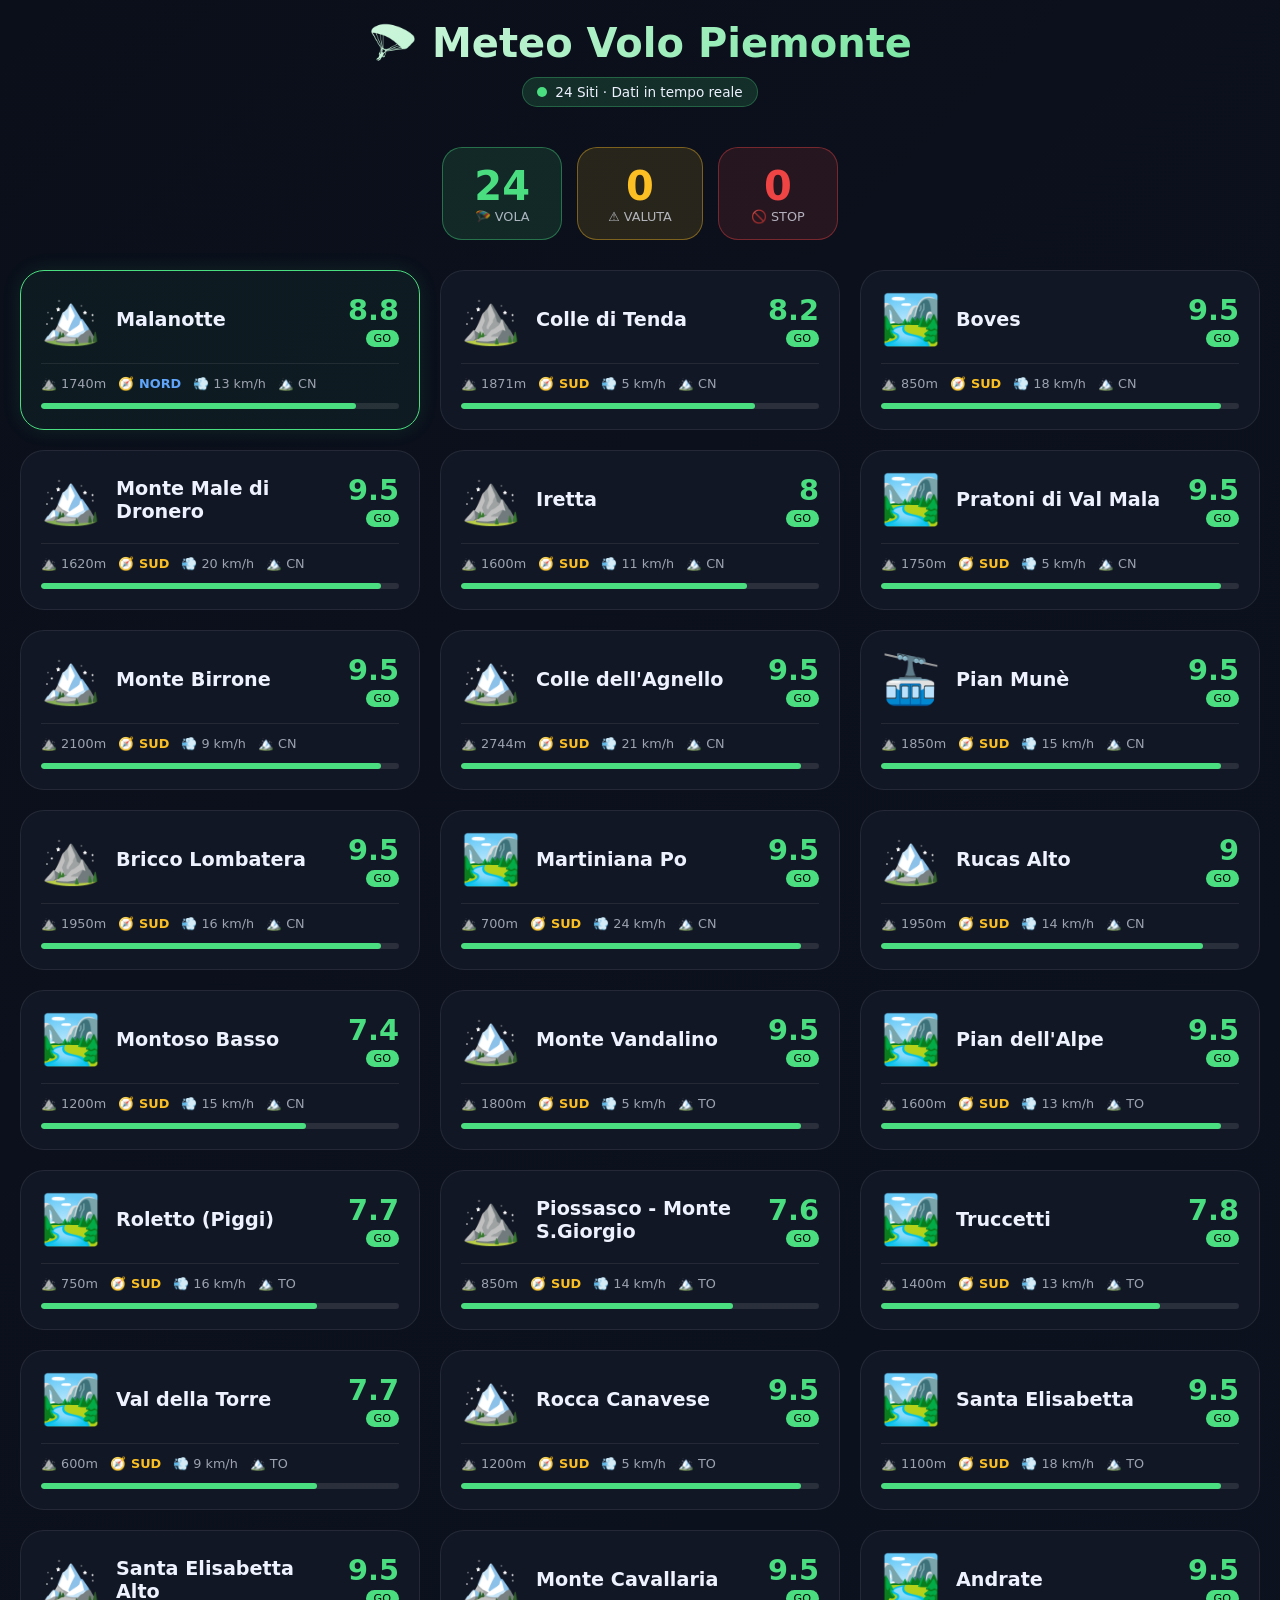
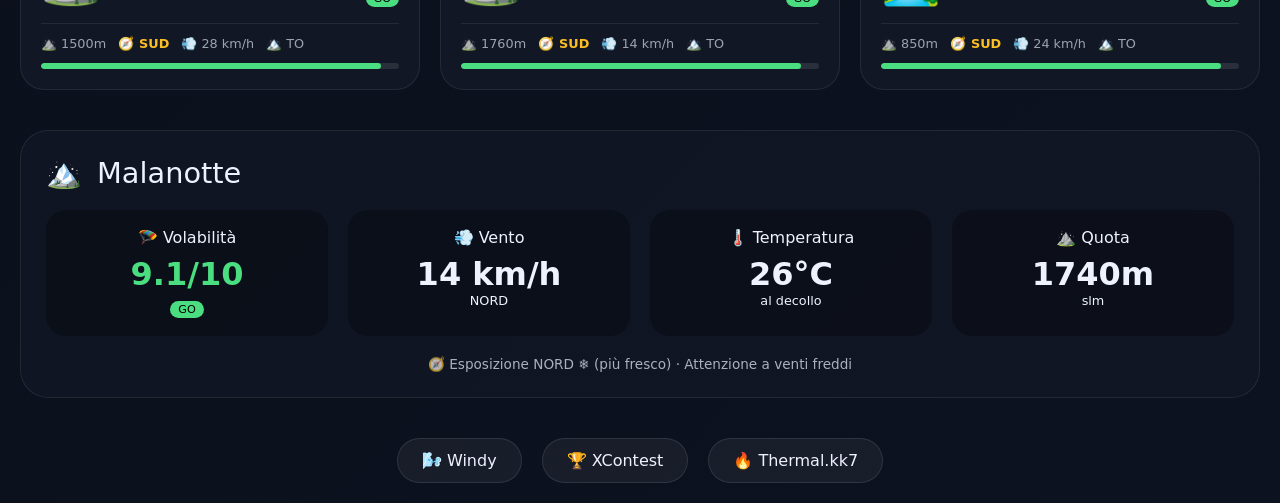
<file: public/index2.html>
<!DOCTYPE html>
<html lang="it">
<head>
    <meta charset="UTF-8">
    <meta name="viewport" content="width=device-width, initial-scale=1.0">
    <title>Meteo Volo Piemonte - Parapendio</title>
    <style>
        * {
            margin: 0;
            padding: 0;
            box-sizing: border-box;
        }

        body {
            font-family: system-ui, -apple-system, 'Segoe UI', Roboto, sans-serif;
            background: linear-gradient(135deg, #0a0f1a 0%, #0d1220 100%);
            color: #eef2ff;
            padding: 20px;
        }

        .container {
            max-width: 1400px;
            margin: 0 auto;
        }

        /* Header */
        .header {
            text-align: center;
            margin-bottom: 40px;
        }

        .header h1 {
            font-size: 2.5rem;
            background: linear-gradient(135deg, #fff, #4ade80);
            -webkit-background-clip: text;
            background-clip: text;
            color: transparent;
            margin-bottom: 10px;
        }

        .badge {
            display: inline-flex;
            align-items: center;
            gap: 8px;
            background: rgba(74, 222, 128, 0.15);
            border: 1px solid rgba(74, 222, 128, 0.3);
            padding: 6px 14px;
            border-radius: 50px;
            font-size: 0.85rem;
        }

        .live-dot {
            width: 10px;
            height: 10px;
            background: #4ade80;
            border-radius: 50%;
            animation: pulse 1.5s infinite;
        }

        @keyframes pulse {
            0%, 100% { opacity: 1; transform: scale(1); }
            50% { opacity: 0.5; transform: scale(1.2); }
        }

        /* Stats cards */
        .stats {
            display: flex;
            gap: 15px;
            justify-content: center;
            margin-bottom: 30px;
            flex-wrap: wrap;
        }

        .stat-card {
            padding: 15px 30px;
            border-radius: 20px;
            text-align: center;
            min-width: 120px;
        }

        .stat-card.go { background: rgba(74, 222, 128, 0.12); border: 1px solid rgba(74, 222, 128, 0.4); }
        .stat-card.caution { background: rgba(251, 191, 36, 0.12); border: 1px solid rgba(251, 191, 36, 0.4); }
        .stat-card.stop { background: rgba(239, 68, 68, 0.12); border: 1px solid rgba(239, 68, 68, 0.4); }

        .stat-number {
            font-size: 2.5rem;
            font-weight: 800;
        }

        .stat-card.go .stat-number { color: #4ade80; }
        .stat-card.caution .stat-number { color: #fbbf24; }
        .stat-card.stop .stat-number { color: #ef4444; }

        .stat-label {
            font-size: 0.8rem;
            opacity: 0.7;
        }

        /* Grid siti */
        .sites-grid {
            display: grid;
            grid-template-columns: repeat(auto-fill, minmax(320px, 1fr));
            gap: 20px;
            margin-top: 20px;
        }

        .site-card {
            background: rgba(20, 25, 40, 0.8);
            border: 1px solid rgba(255, 255, 255, 0.08);
            border-radius: 24px;
            padding: 20px;
            transition: all 0.3s ease;
            cursor: pointer;
        }

        .site-card:hover {
            transform: translateY(-3px);
            border-color: rgba(74, 222, 128, 0.3);
            box-shadow: 0 10px 30px rgba(0, 0, 0, 0.3);
        }

        .site-card.selected {
            border-color: #4ade80;
            background: rgba(74, 222, 128, 0.05);
            box-shadow: 0 0 20px rgba(74, 222, 128, 0.1);
        }

        .site-header {
            display: flex;
            align-items: center;
            gap: 15px;
            margin-bottom: 15px;
        }

        .site-icon {
            font-size: 3rem;
        }

        .site-name {
            font-size: 1.2rem;
            font-weight: 700;
            flex: 1;
        }

        .volability {
            text-align: right;
        }

        .volability-value {
            font-size: 1.8rem;
            font-weight: 800;
        }

        .volability-label {
            font-size: 0.7rem;
            padding: 2px 8px;
            border-radius: 20px;
            display: inline-block;
        }

        .label-go { background: #4ade80; color: #000; }
        .label-caution { background: #fbbf24; color: #000; }
        .label-stop { background: #ef4444; color: #fff; }

        .site-details {
            display: flex;
            flex-wrap: wrap;
            gap: 12px;
            font-size: 0.8rem;
            color: #9ca3af;
            margin-top: 12px;
            padding-top: 12px;
            border-top: 1px solid rgba(255, 255, 255, 0.08);
        }

        .detail {
            display: flex;
            align-items: center;
            gap: 5px;
        }

        .exposure-sud { color: #fbbf24; font-weight: bold; }
        .exposure-nord { color: #60a5fa; font-weight: bold; }
        .exposure-est { color: #a3e635; font-weight: bold; }
        .exposure-ovest { color: #c084fc; font-weight: bold; }

        .progress-bar {
            margin-top: 12px;
            height: 6px;
            background: rgba(255, 255, 255, 0.1);
            border-radius: 10px;
            overflow: hidden;
        }

        .progress-fill {
            height: 100%;
            border-radius: 10px;
            transition: width 0.5s ease;
        }

        .fill-go { background: #4ade80; }
        .fill-caution { background: #fbbf24; }
        .fill-stop { background: #ef4444; }

        /* Main section */
        .main-content {
            margin-top: 40px;
            padding: 25px;
            background: rgba(20, 25, 40, 0.6);
            border-radius: 28px;
            border: 1px solid rgba(255, 255, 255, 0.08);
        }

        .selected-site-title {
            font-size: 1.8rem;
            margin-bottom: 20px;
            display: flex;
            align-items: center;
            gap: 15px;
            flex-wrap: wrap;
        }

        .weather-info {
            display: grid;
            grid-template-columns: repeat(auto-fit, minmax(200px, 1fr));
            gap: 20px;
            margin-top: 20px;
        }

        .weather-card {
            background: rgba(0, 0, 0, 0.3);
            padding: 18px;
            border-radius: 20px;
            text-align: center;
        }

        .weather-value {
            font-size: 2rem;
            font-weight: 700;
            margin-top: 8px;
        }

        /* Footer links */
        .links {
            display: flex;
            justify-content: center;
            gap: 20px;
            margin-top: 40px;
            flex-wrap: wrap;
        }

        .link-btn {
            background: rgba(255, 255, 255, 0.05);
            border: 1px solid rgba(255, 255, 255, 0.1);
            padding: 12px 24px;
            border-radius: 40px;
            text-decoration: none;
            color: #eef2ff;
            transition: all 0.3s;
            display: inline-flex;
            align-items: center;
            gap: 8px;
        }

        .link-btn:hover {
            background: rgba(74, 222, 128, 0.15);
            border-color: #4ade80;
        }

        @media (max-width: 700px) {
            .sites-grid {
                grid-template-columns: 1fr;
            }
            .header h1 {
                font-size: 1.8rem;
            }
        }
    </style>
</head>
<body>
    <div class="container">
        <div class="header">
            <h1>🪂 Meteo Volo Piemonte</h1>
            <div class="badge">
                <span class="live-dot"></span>
                <span>24 Siti · Dati in tempo reale</span>
            </div>
        </div>

        <div class="stats" id="stats">
            <div class="stat-card go">
                <div class="stat-number" id="goCount">0</div>
                <div class="stat-label">🪂 VOLA</div>
            </div>
            <div class="stat-card caution">
                <div class="stat-number" id="cautionCount">0</div>
                <div class="stat-label">⚠️ VALUTA</div>
            </div>
            <div class="stat-card stop">
                <div class="stat-number" id="stopCount">0</div>
                <div class="stat-label">🚫 STOP</div>
            </div>
        </div>

        <div class="sites-grid" id="sitesGrid"></div>

        <div class="main-content" id="mainContent">
            <div class="selected-site-title">
                <span id="selectedIcon">🏔️</span>
                <span id="selectedName">Seleziona un decollo</span>
            </div>
            <div id="weatherDetail">
                <p style="text-align: center; opacity: 0.6;">Clicca su un decollo per vedere i dettagli meteo</p>
            </div>
        </div>

        <div class="links">
            <a href="https://www.windy.com" target="_blank" class="link-btn">🌬️ Windy</a>
            <a href="https://www.xcontest.org" target="_blank" class="link-btn">🏆 XContest</a>
            <a href="https://thermal.kk7.ch" target="_blank" class="link-btn">🔥 Thermal.kk7</a>
        </div>
    </div>

    <script>
        // DATI DEI DECOLLI - 24 siti piemontesi
        const sites = [
            { id: 1, name: "Malanotte", region: "CN", altitude: 1740, orientation: "N-NE", exposure: "NORD", icon: "🏔️", maxWind: 25, lat: 44.2587, lng: 7.7943 },
            { id: 2, name: "Colle di Tenda", region: "CN", altitude: 1871, orientation: "S-SE", exposure: "SUD", icon: "⛰️", maxWind: 30, lat: 44.1509, lng: 7.5693 },
            { id: 3, name: "Boves", region: "CN", altitude: 850, orientation: "S-SW", exposure: "SUD", icon: "🏞️", maxWind: 20, lat: 44.3211, lng: 7.5447 },
            { id: 4, name: "Monte Male di Dronero", region: "CN", altitude: 1620, orientation: "SE", exposure: "SUD", icon: "🏔️", maxWind: 28, lat: 44.4316, lng: 7.3629 },
            { id: 5, name: "Iretta", region: "CN", altitude: 1600, orientation: "S", exposure: "SUD", icon: "⛰️", maxWind: 25, lat: 44.4989, lng: 7.3820 },
            { id: 6, name: "Pratoni di Val Mala", region: "CN", altitude: 1750, orientation: "SE", exposure: "SUD", icon: "🏞️", maxWind: 25, lat: 44.5078, lng: 7.3466 },
            { id: 7, name: "Monte Birrone", region: "CN", altitude: 2100, orientation: "S", exposure: "SUD", icon: "🏔️", maxWind: 35, lat: 44.5399, lng: 7.2529 },
            { id: 8, name: "Colle dell'Agnello", region: "CN", altitude: 2744, orientation: "S", exposure: "SUD", icon: "🏔️", maxWind: 40, lat: 44.6828, lng: 6.9782 },
            { id: 9, name: "Pian Munè", region: "CN", altitude: 1850, orientation: "SE", exposure: "SUD", icon: "🚠", maxWind: 28, lat: 44.6386, lng: 7.2309 },
            { id: 10, name: "Bricco Lombatera", region: "CN", altitude: 1950, orientation: "S", exposure: "SUD", icon: "⛰️", maxWind: 30, lat: 44.6574, lng: 7.2600 },
            { id: 11, name: "Martiniana Po", region: "CN", altitude: 700, orientation: "S", exposure: "SUD", icon: "🏞️", maxWind: 18, lat: 44.6070, lng: 7.3832 },
            { id: 12, name: "Rucas Alto", region: "CN", altitude: 1950, orientation: "SE", exposure: "SUD", icon: "🏔️", maxWind: 30, lat: 44.7421, lng: 7.2201 },
            { id: 13, name: "Montoso Basso", region: "CN", altitude: 1200, orientation: "S", exposure: "SUD", icon: "🏞️", maxWind: 22, lat: 44.7644, lng: 7.2498 },
            { id: 14, name: "Monte Vandalino", region: "TO", altitude: 1800, orientation: "S", exposure: "SUD", icon: "🏔️", maxWind: 28, lat: 44.8367, lng: 7.1739 },
            { id: 15, name: "Pian dell'Alpe", region: "TO", altitude: 1600, orientation: "SE", exposure: "SUD", icon: "🏞️", maxWind: 25, lat: 45.0640, lng: 7.0283 },
            { id: 16, name: "Roletto (Piggi)", region: "TO", altitude: 750, orientation: "S", exposure: "SUD", icon: "🏞️", maxWind: 20, lat: 44.9325, lng: 7.3110 },
            { id: 17, name: "Piossasco - Monte S.Giorgio", region: "TO", altitude: 850, orientation: "S", exposure: "SUD", icon: "⛰️", maxWind: 22, lat: 44.9967, lng: 7.4480 },
            { id: 18, name: "Truccetti", region: "TO", altitude: 1400, orientation: "SE", exposure: "SUD", icon: "🏞️", maxWind: 25, lat: 45.0797, lng: 7.3420 },
            { id: 19, name: "Val della Torre", region: "TO", altitude: 600, orientation: "S", exposure: "SUD", icon: "🏞️", maxWind: 18, lat: 45.1626, lng: 7.4637 },
            { id: 20, name: "Rocca Canavese", region: "TO", altitude: 1200, orientation: "S", exposure: "SUD", icon: "🏔️", maxWind: 25, lat: 45.3276, lng: 7.5728 },
            { id: 21, name: "Santa Elisabetta", region: "TO", altitude: 1100, orientation: "S", exposure: "SUD", icon: "🏞️", maxWind: 22, lat: 45.4183, lng: 7.6419 },
            { id: 22, name: "Santa Elisabetta Alto", region: "TO", altitude: 1500, orientation: "SE", exposure: "SUD", icon: "🏔️", maxWind: 28, lat: 45.4402, lng: 7.6480 },
            { id: 23, name: "Monte Cavallaria", region: "TO", altitude: 1760, orientation: "S", exposure: "SUD", icon: "🏔️", maxWind: 30, lat: 45.5173, lng: 7.7988 },
            { id: 24, name: "Andrate", region: "TO", altitude: 850, orientation: "S", exposure: "SUD", icon: "🏞️", maxWind: 20, lat: 45.5506, lng: 7.8808 }
        ];

        // Calcola volabilità simulata (con API reale poi la sostituiamo)
        function calculateVolability(site) {
            let base = 5;
            if (site.exposure === "SUD") base += 2;
            if (site.altitude > 1500) base += 1;
            if (site.altitude > 2000) base += 1;
            // Valore casuale tra 3 e 9 per simulare condizioni reali
            let random = Math.random() * 4;
            let vol = Math.min(base + random, 9.5);
            return parseFloat(vol.toFixed(1));
        }

        function getLabel(vol) {
            if (vol >= 7) return { text: "GO", class: "label-go" };
            if (vol >= 4) return { text: "CAUTION", class: "label-caution" };
            return { text: "STOP", class: "label-stop" };
        }

        function getWind() {
            return Math.floor(Math.random() * 25) + 5;
        }

        let selectedSite = sites[0];

        function renderSites() {
            const grid = document.getElementById('sitesGrid');
            let goCount = 0, cautionCount = 0, stopCount = 0;
            
            const sitesWithData = sites.map(site => {
                const vol = calculateVolability(site);
                const label = getLabel(vol);
                if (label.text === "GO") goCount++;
                else if (label.text === "CAUTION") cautionCount++;
                else stopCount++;
                return { ...site, volability: vol, label: label.text, labelClass: label.class, wind: getWind() };
            });

            document.getElementById('goCount').innerText = goCount;
            document.getElementById('cautionCount').innerText = cautionCount;
            document.getElementById('stopCount').innerText = stopCount;

            grid.innerHTML = sitesWithData.map(site => `
                <div class="site-card ${selectedSite.id === site.id ? 'selected' : ''}" onclick="selectSite(${site.id})">
                    <div class="site-header">
                        <div class="site-icon">${site.icon}</div>
                        <div class="site-name">${site.name}</div>
                        <div class="volability">
                            <div class="volability-value" style="color: ${site.label === 'GO' ? '#4ade80' : site.label === 'CAUTION' ? '#fbbf24' : '#ef4444'}">${site.volability}</div>
                            <div class="volability-label ${site.labelClass}">${site.label}</div>
                        </div>
                    </div>
                    <div class="site-details">
                        <div class="detail">⛰️ ${site.altitude}m</div>
                        <div class="detail">🧭 <span class="${site.exposure === 'SUD' ? 'exposure-sud' : 'exposure-nord'}">${site.exposure}</span></div>
                        <div class="detail">💨 ${site.wind} km/h</div>
                        <div class="detail">🏔️ ${site.region}</div>
                    </div>
                    <div class="progress-bar">
                        <div class="progress-fill ${site.label === 'GO' ? 'fill-go' : site.label === 'CAUTION' ? 'fill-caution' : 'fill-stop'}" style="width: ${(site.volability / 10) * 100}%"></div>
                    </div>
                </div>
            `).join('');
        }

        function selectSite(id) {
            const site = sites.find(s => s.id === id);
            if (site) {
                selectedSite = site;
                renderSites();
                renderWeatherDetail(site);
            }
        }

        function renderWeatherDetail(site) {
            const vol = calculateVolability(site);
            const label = getLabel(vol);
            const wind = getWind();
            const temp = Math.floor(Math.random() * 15) + 12;
            
            document.getElementById('selectedIcon').innerHTML = site.icon;
            document.getElementById('selectedName').innerHTML = site.name;
            
            document.getElementById('weatherDetail').innerHTML = `
                <div class="weather-info">
                    <div class="weather-card">
                        <div>🪂 Volabilità</div>
                        <div class="weather-value" style="color: ${label.text === 'GO' ? '#4ade80' : label.text === 'CAUTION' ? '#fbbf24' : '#ef4444'}">${vol}/10</div>
                        <div class="volability-label ${label.class}" style="display: inline-block; margin-top: 8px;">${label.text}</div>
                    </div>
                    <div class="weather-card">
                        <div>💨 Vento</div>
                        <div class="weather-value">${wind} km/h</div>
                        <div style="font-size: 0.8rem;">${site.exposure}</div>
                    </div>
                    <div class="weather-card">
                        <div>🌡️ Temperatura</div>
                        <div class="weather-value">${temp}°C</div>
                        <div style="font-size: 0.8rem;">al decollo</div>
                    </div>
                    <div class="weather-card">
                        <div>⛰️ Quota</div>
                        <div class="weather-value">${site.altitude}m</div>
                        <div style="font-size: 0.8rem;">slm</div>
                    </div>
                </div>
                <div style="margin-top: 20px; text-align: center; font-size: 0.85rem; opacity: 0.7;">
                    🧭 Esposizione ${site.exposure} ${site.exposure === 'SUD' ? '☀️ (migliore per termiche)' : '❄️ (più fresco)'}
                    ${site.exposure === 'SUD' ? '· Condizioni favorevoli per voli termici' : '· Attenzione a venti freddi'}
                </div>
            `;
        }

        renderSites();
        renderWeatherDetail(selectedSite);
    </script>
</body>
</html>
</file>
